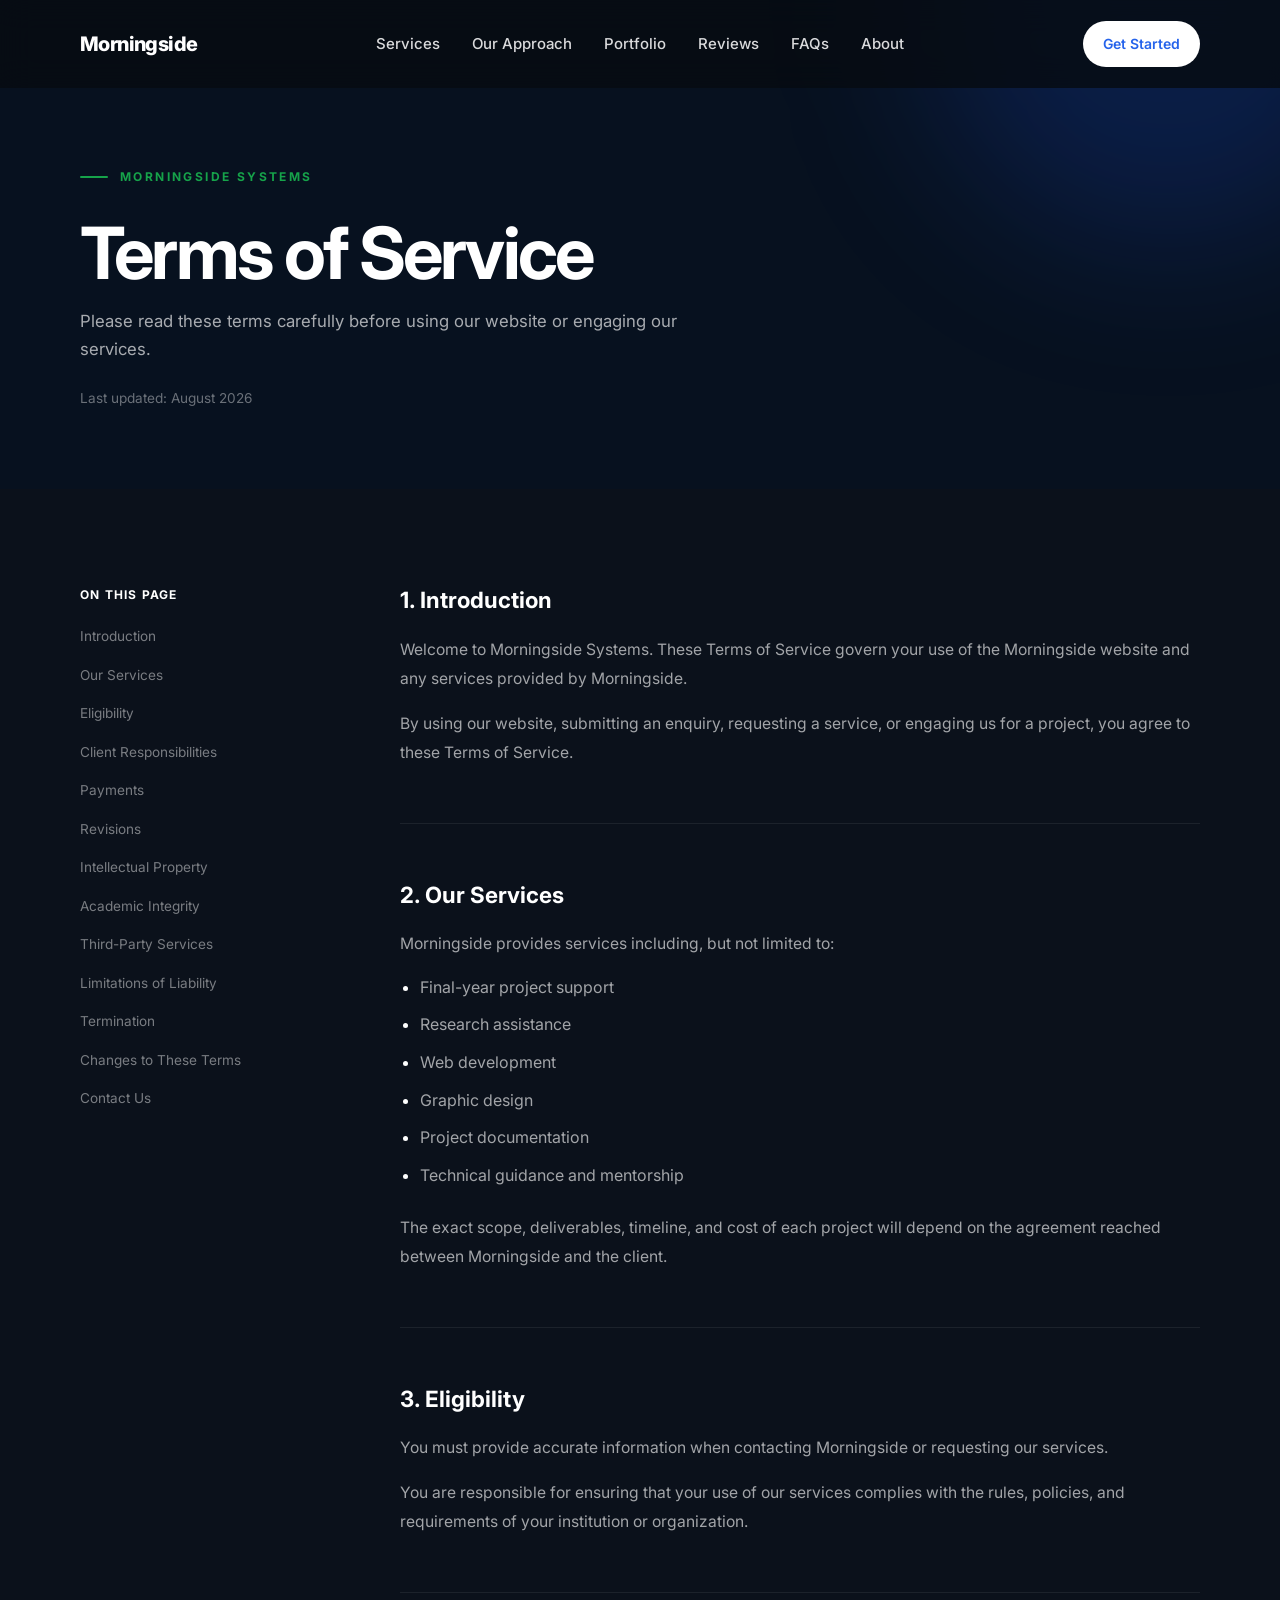
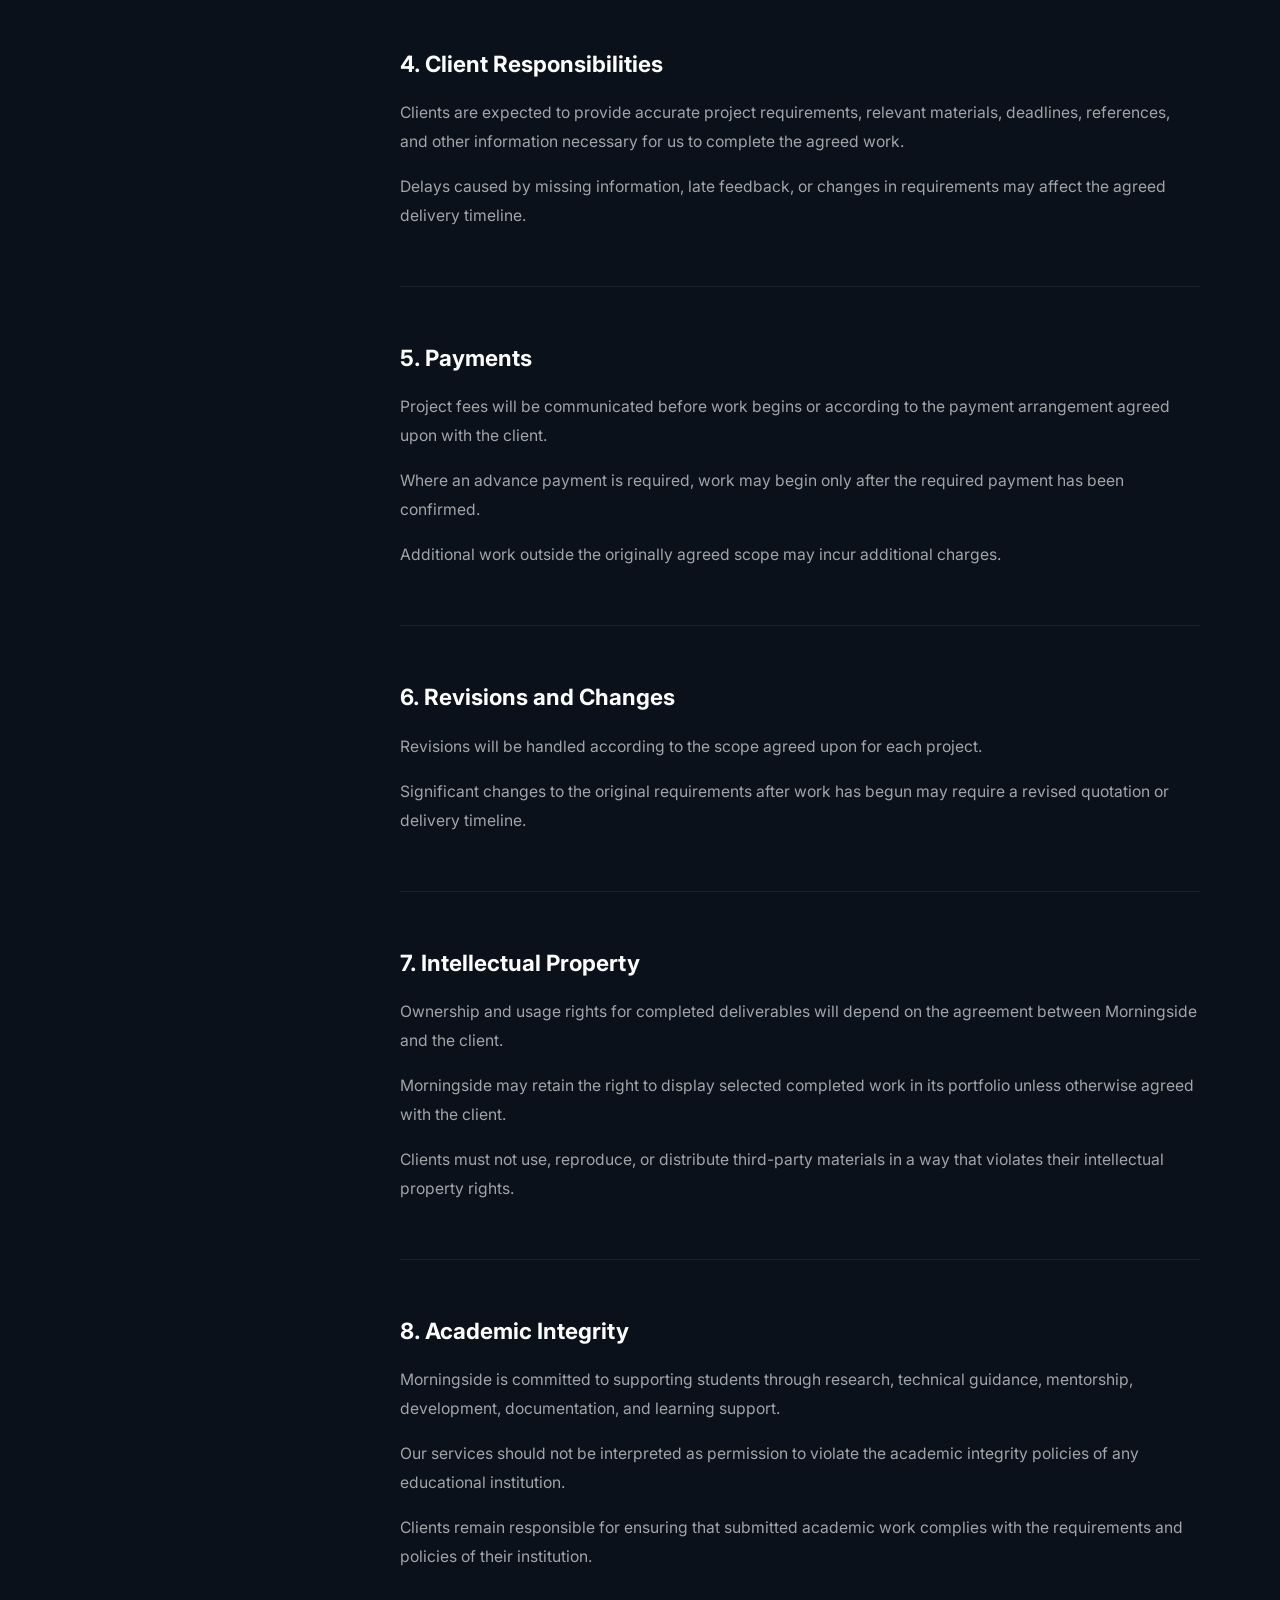
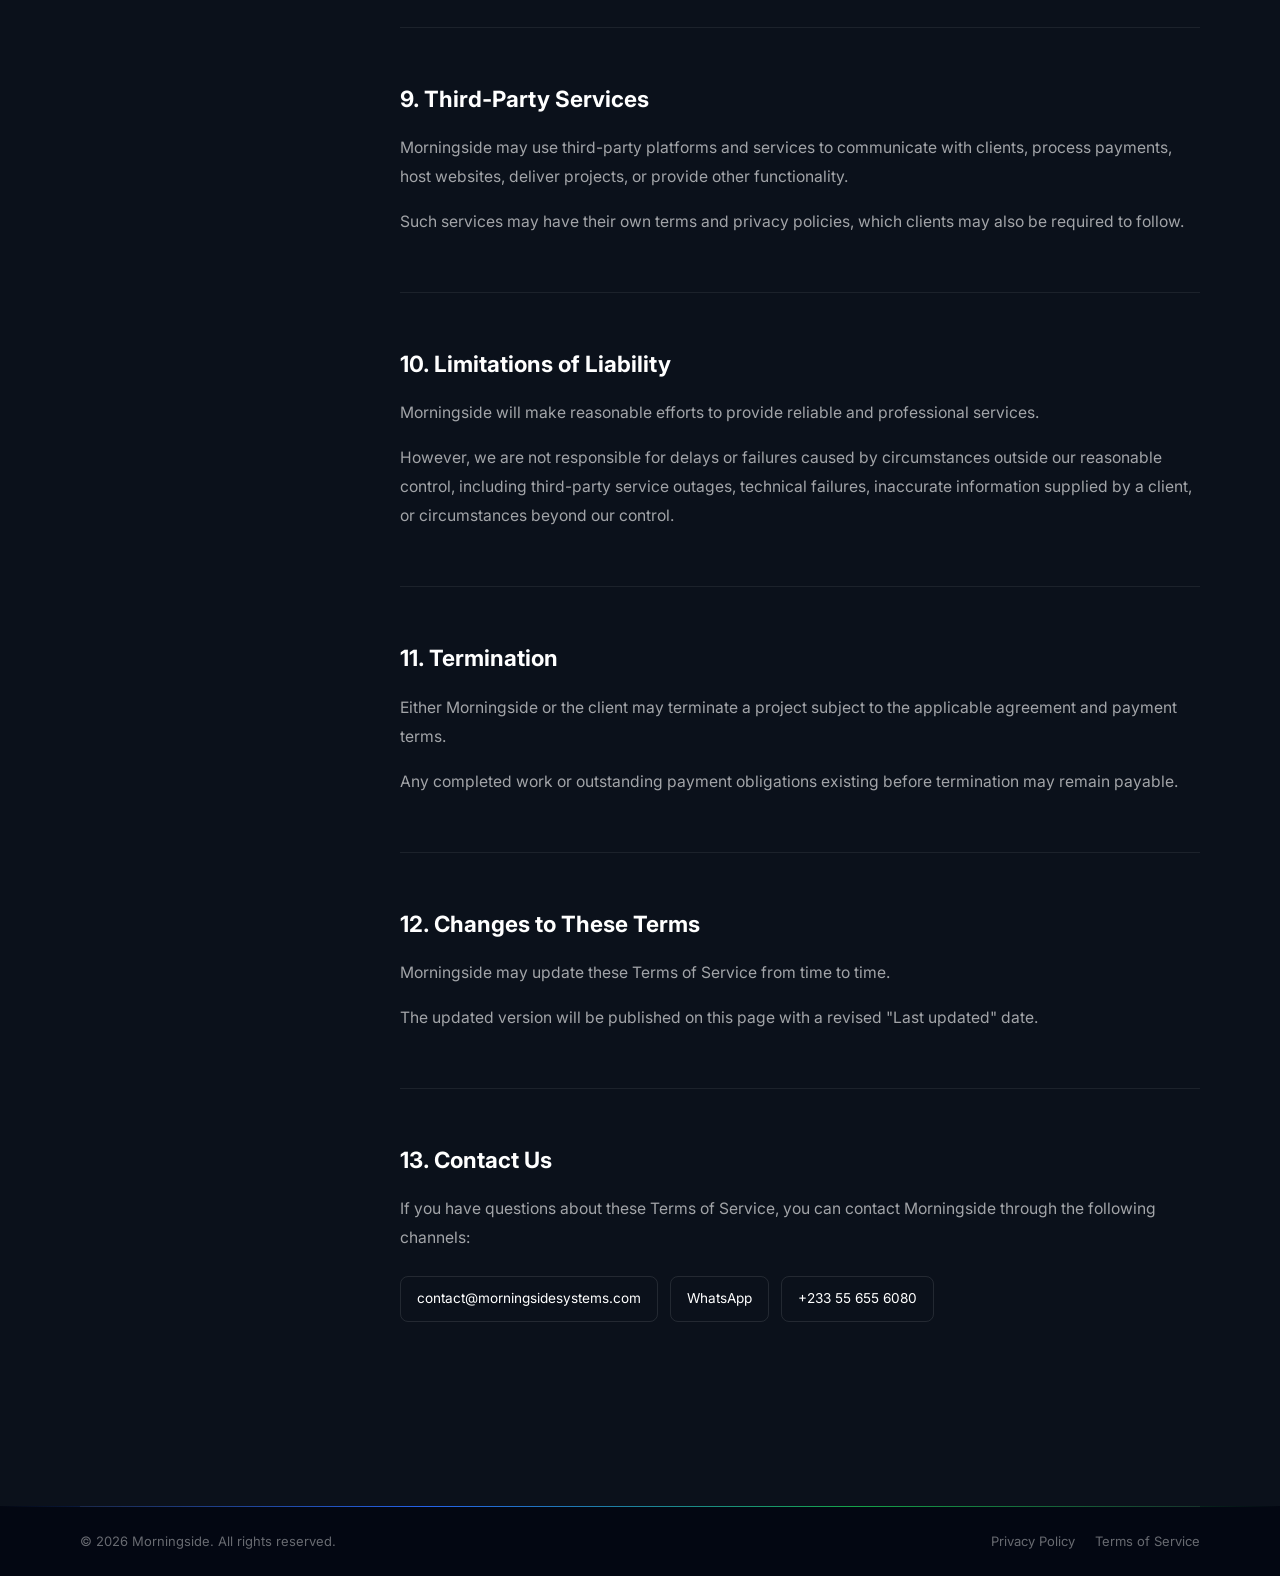
<file: terms.html>
<!DOCTYPE html>
<html lang="en">

<head>

    <meta charset="UTF-8">

    <meta
        name="viewport"
        content="width=device-width, initial-scale=1.0"
    >

    <title>
        Terms of Service | Morningside Systems
    </title>

    <meta
        name="description"
        content="Terms of Service for Morningside."
    >

    <link rel="preconnect" href="https://fonts.googleapis.com">

    <link rel="preconnect" href="https://fonts.gstatic.com" crossorigin>

    <link
        href="https://fonts.googleapis.com/css2?family=Inter:wght@400;500;600;700;800&display=swap"
        rel="stylesheet"
    >

    <link
        rel="stylesheet"
        href="assets/css/style.css"
    >

    <link
        rel="stylesheet"
        href="assets/css/legal.css"
    >

</head>


<body>


<!-- =========================================
     NAVIGATION
========================================= -->

<header class="site-header legal-header">

    <div class="site-container">

        <nav class="navbar">

            <a
                href="index.html"
                class="brand"
            >
                Morningside
            </a>


            <div class="desktop-nav">

                <a href="index.html#services">
                    Services
                </a>

                <a href="index.html#approach">
                    Our Approach
                </a>

                <a href="index.html#portfolio">
                    Portfolio
                </a>

                <a href="index.html#reviews">
                    Reviews
                </a>

                <a href="index.html#faqs">
                    FAQs
                </a>

                <a href="index.html#about">
                    About
                </a>

            </div>


            <a
                href="index.html#contact"
                class="nav-cta"
            >
                Get Started
            </a>

        </nav>

    </div>

</header>



<!-- =========================================
     TERMS HERO
========================================= -->

<main>

    <section class="legal-hero">

        <div class="legal-hero-glow"></div>

        <div class="site-container">

            <div class="legal-hero-content">

                <p class="section-eyebrow">
                    Morningside Systems
                </p>

                <h1>
                    Terms of Service
                </h1>

                <p>
                    Please read these terms carefully before
                    using our website or engaging our services.
                </p>

                <span class="legal-updated">
                    Last updated: August 2026
                </span>

            </div>

        </div>

    </section>



    <!-- =========================================
         TERMS CONTENT
    ========================================= -->

    <section class="legal-section">

        <div class="site-container">

            <div class="legal-layout">


                <!-- TABLE OF CONTENTS -->

                <aside class="legal-sidebar">

                    <p class="legal-sidebar-title">
                        On this page
                    </p>

                    <a href="#introduction">
                        Introduction
                    </a>

                    <a href="#services">
                        Our Services
                    </a>

                    <a href="#eligibility">
                        Eligibility
                    </a>

                    <a href="#client-responsibilities">
                        Client Responsibilities
                    </a>

                    <a href="#payments">
                        Payments
                    </a>

                    <a href="#revisions">
                        Revisions
                    </a>

                    <a href="#intellectual-property">
                        Intellectual Property
                    </a>

                    <a href="#academic-integrity">
                        Academic Integrity
                    </a>

                    <a href="#third-party">
                        Third-Party Services
                    </a>

                    <a href="#limitations">
                        Limitations of Liability
                    </a>

                    <a href="#termination">
                        Termination
                    </a>

                    <a href="#changes">
                        Changes to These Terms
                    </a>

                    <a href="#contact">
                        Contact Us
                    </a>

                </aside>



                <!-- CONTENT -->

                <article class="legal-content">


                    <section id="introduction">

                        <h2>
                            1. Introduction
                        </h2>

                        <p>
                            Welcome to Morningside Systems. These Terms
                            of Service govern your use of the
                            Morningside website and any services
                            provided by Morningside.
                        </p>

                        <p>
                            By using our website, submitting an
                            enquiry, requesting a service, or
                            engaging us for a project, you agree
                            to these Terms of Service.
                        </p>

                    </section>



                    <section id="services">

                        <h2>
                            2. Our Services
                        </h2>

                        <p>
                            Morningside provides services
                            including, but not limited to:
                        </p>

                        <ul>

                            <li>
                                Final-year project support
                            </li>

                            <li>
                                Research assistance
                            </li>

                            <li>
                                Web development
                            </li>

                            <li>
                                Graphic design
                            </li>

                            <li>
                                Project documentation
                            </li>

                            <li>
                                Technical guidance and mentorship
                            </li>

                        </ul>

                        <p>
                            The exact scope, deliverables, timeline,
                            and cost of each project will depend on
                            the agreement reached between Morningside
                            and the client.
                        </p>

                    </section>



                    <section id="eligibility">

                        <h2>
                            3. Eligibility
                        </h2>

                        <p>
                            You must provide accurate information
                            when contacting Morningside or
                            requesting our services.
                        </p>

                        <p>
                            You are responsible for ensuring that
                            your use of our services complies with
                            the rules, policies, and requirements
                            of your institution or organization.
                        </p>

                    </section>



                    <section id="client-responsibilities">

                        <h2>
                            4. Client Responsibilities
                        </h2>

                        <p>
                            Clients are expected to provide accurate
                            project requirements, relevant materials,
                            deadlines, references, and other information
                            necessary for us to complete the agreed work.
                        </p>

                        <p>
                            Delays caused by missing information,
                            late feedback, or changes in requirements
                            may affect the agreed delivery timeline.
                        </p>

                    </section>



                    <section id="payments">

                        <h2>
                            5. Payments
                        </h2>

                        <p>
                            Project fees will be communicated before
                            work begins or according to the payment
                            arrangement agreed upon with the client.
                        </p>

                        <p>
                            Where an advance payment is required,
                            work may begin only after the required
                            payment has been confirmed.
                        </p>

                        <p>
                            Additional work outside the originally
                            agreed scope may incur additional charges.
                        </p>

                    </section>



                    <section id="revisions">

                        <h2>
                            6. Revisions and Changes
                        </h2>

                        <p>
                            Revisions will be handled according to
                            the scope agreed upon for each project.
                        </p>

                        <p>
                            Significant changes to the original
                            requirements after work has begun may
                            require a revised quotation or delivery
                            timeline.
                        </p>

                    </section>



                    <section id="intellectual-property">

                        <h2>
                            7. Intellectual Property
                        </h2>

                        <p>
                            Ownership and usage rights for completed
                            deliverables will depend on the agreement
                            between Morningside and the client.
                        </p>

                        <p>
                            Morningside may retain the right to
                            display selected completed work in its
                            portfolio unless otherwise agreed with
                            the client.
                        </p>

                        <p>
                            Clients must not use, reproduce, or
                            distribute third-party materials in a way
                            that violates their intellectual property
                            rights.
                        </p>

                    </section>



                    <section id="academic-integrity">

                        <h2>
                            8. Academic Integrity
                        </h2>

                        <p>
                            Morningside is committed to supporting
                            students through research, technical
                            guidance, mentorship, development,
                            documentation, and learning support.
                        </p>

                        <p>
                            Our services should not be interpreted
                            as permission to violate the academic
                            integrity policies of any educational
                            institution.
                        </p>

                        <p>
                            Clients remain responsible for ensuring
                            that submitted academic work complies
                            with the requirements and policies of
                            their institution.
                        </p>

                    </section>



                    <section id="third-party">

                        <h2>
                            9. Third-Party Services
                        </h2>

                        <p>
                            Morningside may use third-party
                            platforms and services to communicate
                            with clients, process payments, host
                            websites, deliver projects, or provide
                            other functionality.
                        </p>

                        <p>
                            Such services may have their own terms
                            and privacy policies, which clients may
                            also be required to follow.
                        </p>

                    </section>



                    <section id="limitations">

                        <h2>
                            10. Limitations of Liability
                        </h2>

                        <p>
                            Morningside will make reasonable efforts
                            to provide reliable and professional
                            services.
                        </p>

                        <p>
                            However, we are not responsible for
                            delays or failures caused by circumstances
                            outside our reasonable control, including
                            third-party service outages, technical
                            failures, inaccurate information supplied
                            by a client, or circumstances beyond our
                            control.
                        </p>

                    </section>



                    <section id="termination">

                        <h2>
                            11. Termination
                        </h2>

                        <p>
                            Either Morningside or the client may
                            terminate a project subject to the
                            applicable agreement and payment terms.
                        </p>

                        <p>
                            Any completed work or outstanding payment
                            obligations existing before termination
                            may remain payable.
                        </p>

                    </section>



                    <section id="changes">

                        <h2>
                            12. Changes to These Terms
                        </h2>

                        <p>
                            Morningside may update these Terms of
                            Service from time to time.
                        </p>

                        <p>
                            The updated version will be published
                            on this page with a revised "Last updated"
                            date.
                        </p>

                    </section>



                    <section id="contact">

                        <h2>
                            13. Contact Us
                        </h2>

                        <p>
                            If you have questions about these Terms
                            of Service, you can contact Morningside
                            through the following channels:
                        </p>

                        <div class="legal-contact">

                            <a href="mailto:contact@morningsidesystems.com">
                                contact@morningsidesystems.com
                            </a>

                            <a
                                href="https://wa.me/233556556080"
                                target="_blank"
                                rel="noopener noreferrer"
                            >
                                WhatsApp
                            </a>

                            <a href="tel:+233556556080">
                                +233 55 655 6080
                            </a>

                        </div>

                    </section>


                </article>

            </div>

        </div>

    </section>

</main>



<!-- =========================================
     FOOTER
========================================= -->

<footer class="site-footer">

    <div class="site-container">

        <div class="footer-bottom">

            <p>
                © 2026 Morningside.
                All rights reserved.
            </p>

            <div class="footer-bottom-links">

                <a href="privacy.html">
                    Privacy Policy
                </a>

                <a href="terms.html">
                    Terms of Service
                </a>

            </div>

        </div>

    </div>

</footer>


</body>

</html>
</file>
<file: assets/css/style.css>
:root {
    /* ProjectBridge Brand Colors */
    --color-green: #16a34a;
    --color-royal-blue: #2563eb;

    /* Hero Colors */
    --hero-background: #030712;
    --hero-blue-dark: #123b9c;
    --hero-blue-light: #3b82f6;

    /* Neutral Colors */
    --color-white: #ffffff;
    --color-black: #0f172a;
    --color-gray: #64748b;

    /* Layout */
    --container-width: 75rem;
    --container-padding: 1.25rem;

    /* Spacing */
    --section-spacing: 7rem;

    /* Effects */
    --border-radius: 0.75rem;
    --transition: 300ms ease;
}
/* =========================================
   PROMOTION TOAST / POPUP
========================================= */

.promo-toast {
    position: fixed;
    right: 1.5rem;
    bottom: 1.5rem;

    width: min(25rem, calc(100% - 2rem));

    display: flex;
    align-items: center;
    gap: 1rem;

    padding: 1rem;

    background: rgba(10, 15, 30, 0.97);
    border: 1px solid rgba(255, 255, 255, 0.12);
    border-radius: 1rem;

    box-shadow: 0 1.5rem 4rem rgba(0, 0, 0, 0.4);

    backdrop-filter: blur(1rem);
    -webkit-backdrop-filter: blur(1rem);

    z-index: 99999;

    opacity: 0;
    visibility: hidden;

    transform: translateY(2rem) scale(0.96);

    transition:
        opacity 0.4s ease,
        transform 0.4s ease,
        visibility 0.4s ease;
}


/* Show */

.promo-toast.show {
    opacity: 1;
    visibility: visible;
    transform: translateY(0) scale(1);
}


/* =========================================
   CLOSE BUTTON
========================================= */

.promo-close {
    position: absolute;
    top: 0.75rem;
    right: 0.75rem;

    width: 2.25rem;
    height: 2.25rem;

    display: flex;
    align-items: center;
    justify-content: center;

    padding: 0;
    margin: 0;

    border: 1px solid rgba(255, 255, 255, 0.2);
    border-radius: 50%;

    background: rgba(0, 0, 0, 0.75);
    color: #ffffff;

    font-family: Arial, sans-serif;
    font-size: 1.4rem;
    font-weight: 400;

    line-height: 1;

    cursor: pointer;

    z-index: 100000;

    opacity: 1;
    visibility: visible;

    transition:
        background 0.2s ease,
        transform 0.2s ease;
}

.promo-close:hover {
    background: rgba(0, 0, 0, 0.95);
    transform: scale(1.05);
}


/* =========================================
   IMAGE
========================================= */

.promo-image {
    flex: 0 0 5.5rem;

    width: 5.5rem;
    height: 6.5rem;

    overflow: hidden;

    border-radius: 0.75rem;
}

.promo-image img {
    width: 100%;
    height: 100%;

    object-fit: cover;

    display: block;
}


/* =========================================
   CONTENT
========================================= */

.promo-content {
    flex: 1;
    min-width: 0;

    padding-right: 0.25rem;
}

.promo-limited {
    display: inline-block;

    margin-bottom: 0.4rem;

    font-size: 0.65rem;
    font-weight: 700;

    letter-spacing: 0.08em;

    color: #4ade80;
}

.promo-content h3 {
    margin: 0 0 0.5rem;

    color: white;

    font-size: 1.05rem;
    font-weight: 700;

    line-height: 1.3;
}

.promo-content p {
    margin: 0 0 0.85rem;

    color: rgba(255, 255, 255, 0.68);

    font-size: 0.75rem;
    line-height: 1.55;
}


/* =========================================
   COUNTDOWN
========================================= */

.promo-countdown {
    display: flex;
    gap: 0.4rem;

    margin-bottom: 0.8rem;
}

.promo-countdown div {
    flex: 1;

    padding: 0.35rem 0.25rem;

    text-align: center;

    background: rgba(255, 255, 255, 0.07);

    border-radius: 0.4rem;
}

.promo-countdown strong {
    display: block;

    color: white;

    font-size: 0.8rem;
    font-weight: 700;
}

.promo-countdown span {
    display: block;

    margin-top: 0.1rem;

    color: rgba(255, 255, 255, 0.5);

    font-size: 0.5rem;

    text-transform: uppercase;
}


/* =========================================
   BUTTON
========================================= */

.promo-button {
    display: flex;
    align-items: center;
    justify-content: center;

    width: 100%;

    padding: 0.7rem 1rem;

    border-radius: 0.5rem;

    background: #2563eb;
    color: white;

    font-size: 0.75rem;
    font-weight: 700;

    text-decoration: none;

    transition:
        background 0.2s ease,
        transform 0.2s ease;
}

.promo-button:hover {
    background: #1d4ed8;
    transform: translateY(-0.1rem);
}


/* =========================================
   SMALL SCREENS
   CENTERED LARGE PROMOTION
========================================= */

@media (max-width: 600px) {

    .promo-toast {

        /* Center the popup */
        top: 50%;
        left: 50%;
        right: auto;
        bottom: auto;

        transform: translate(-50%, -45%) scale(0.96);

        width: calc(100% - 2rem);

        max-width: 25rem;

        display: block;

        padding: 1.25rem;

        border-radius: 1.25rem;

        box-shadow:
            0 2rem 5rem rgba(0, 0, 0, 0.5);
        
         position: fixed;
         isolation: isolate;
        overflow: visible;
    }


    .promo-toast.show {
        transform: translate(-50%, -50%) scale(1);
    }


    /* Larger product image */

    .promo-image {

        width: 100%;
        height: 11rem;

        margin-bottom: 1.1rem;

        border-radius: 0.9rem;
    }


    .promo-image img {
        object-fit: cover;
    }


    /* Content */

    .promo-content {
        padding: 0;
    }


    .promo-limited {

        margin-bottom: 0.5rem;

        font-size: 0.7rem;
    }


    .promo-content h3 {

        margin-bottom: 0.65rem;

        font-size: 1.35rem;

        line-height: 1.3;
    }


    /*
    3–5 LINE DESCRIPTION
    */

    .promo-content p {

        margin-bottom: 1.1rem;

        font-size: 0.85rem;

        line-height: 1.65;

        color: rgba(255, 255, 255, 0.7);
    }


    /* Countdown */

    .promo-countdown {

        gap: 0.5rem;

        margin-bottom: 1rem;
    }


    .promo-countdown div {

        padding: 0.55rem 0.3rem;

        border-radius: 0.5rem;
    }


    .promo-countdown strong {

        font-size: 1rem;
    }


    .promo-countdown span {

        font-size: 0.55rem;
    }


    /* Button */

    .promo-button {

        padding: 0.85rem 1rem;

        font-size: 0.85rem;

        border-radius: 0.6rem;
    }


    /* Close button */

    .promo-close {

        top: 0.8rem;
        right: 0.8rem;

        width: 2.25rem;
        height: 2.25rem;

        background: rgba(0, 0, 0, 0.55);

        z-index: 2;
    }
}


/* =========================================
   VERY SMALL PHONES
========================================= */

@media (max-width: 380px) {

    .promo-toast {

        width: calc(100% - 1.5rem);

        padding: 1rem;
    }


    .promo-image {

        height: 9rem;
    }


    .promo-content h3 {

        font-size: 1.15rem;
    }


    .promo-content p {

        font-size: 0.78rem;
    }
}






















/* ------------------------------
   Base
------------------------------ */

* {
    box-sizing: border-box;
    margin: 0;
    padding: 0;
}

html {
    scroll-behavior: smooth;
}

body {
    font-family: "Inter", sans-serif;
    color: var(--color-black);
    background: var(--color-white);
    line-height: 1.6;
}

a {
    color: inherit;
    text-decoration: none;
}


/* ------------------------------
   Container
------------------------------ */

.site-container {
    width: 100%;
    max-width: var(--container-width);
    margin-inline: auto;
    padding-inline: var(--container-padding);
}


/* ------------------------------
   Navigation
------------------------------ */

.site-header {
    position: absolute;
    top: 0;
    left: 0;
    width: 100%;
    z-index: 20;
}

.navbar {
    min-height: 5rem;
    display: flex;
    align-items: center;
    justify-content: space-between;
    gap: 2rem;
}

.brand {
    color: var(--color-white);
    font-size: 1.25rem;
    font-weight: 800;
    letter-spacing: -0.03em;
    z-index: 1000;
    
    display: flex;
    align-items: center;

    text-decoration: none;
}

.brand img {
    display: block;

    width: auto;
    height: 2.5rem;

    object-fit: contain;
}


.desktop-nav {
    display: none;
    align-items: center;
    gap: 2rem;
}

.desktop-nav a {
    color: rgba(255, 255, 255, 0.85);
    font-size: 0.9375rem;
    font-weight: 500;
    transition: color var(--transition);
}

.desktop-nav a:hover {
    color: var(--color-white);
}

.nav-cta {
    display: inline-flex;
    align-items: center;
    justify-content: center;

    padding: 0.75rem 1.25rem;

    border-radius: 999rem;

    background: var(--color-white);
    color: var(--color-royal-blue);

    font-size: 0.875rem;
    font-weight: 600;

    transition:
        transform var(--transition),
        box-shadow var(--transition);
}

.nav-cta:hover {
    transform: translateY(-0.125rem);
    box-shadow: 0 0.75rem 2rem rgba(0, 0, 0, 0.12);
}


/* =========================================
   STICKY NAVIGATION
========================================= */

.site-header {
    position: fixed;
    top: 0;
    left: 0;

    width: 100%;

    z-index: 1000;

    transition:
        background 0.3s ease,
        backdrop-filter 0.3s ease,
        box-shadow 0.3s ease;
}


/* Activated when scrolling */

.site-header.scrolled {
    background: rgba(8, 12, 20, 0.82);

    backdrop-filter: blur(16px);
    -webkit-backdrop-filter: blur(16px);

    box-shadow:
        0 8px 30px rgba(0, 0, 0, 0.18);
}


/* =========================================
   MOBILE MENU BUTTON
=======/* =========================================
   MOBILE MENU BUTTON
========================================= */

.mobile-menu-toggle {
    display: none;

    position: fixed;
    top: 1.25rem;
    right: 1.25rem;

    width: 2.75rem;
    height: 2.75rem;

    padding: 0;

    border: none;
    background: transparent;

    cursor: pointer;

    z-index: 1200;
}


.mobile-menu-toggle span {
    position: absolute;

    left: 50%;

    width: 1.45rem;
    height: 2px;

    background: #ffffff;

    transform: translateX(-50%);

    transition:
        transform 0.3s ease,
        opacity 0.3s ease;
}


.mobile-menu-toggle span:nth-child(1) {
    top: 0.8rem;
}


.mobile-menu-toggle span:nth-child(2) {
    top: 1.35rem;
}


.mobile-menu-toggle span:nth-child(3) {
    top: 1.9rem;
}


/* =========================================
   HAMBURGER → CLOSE X
========================================= */

.mobile-menu-toggle.active span:nth-child(1) {
    top: 1.35rem;

    transform:
        translateX(-50%)
        rotate(45deg);
}


.mobile-menu-toggle.active span:nth-child(2) {
    opacity: 0;
}


.mobile-menu-toggle.active span:nth-child(3) {
    top: 1.35rem;

    transform:
        translateX(-50%)
        rotate(-45deg);
}


/* =========================================
   FULLSCREEN MOBILE MENU
========================================= */

.mobile-menu {
    position: fixed;

    inset: 0;

    z-index: 1100;

    background: rgba(7, 11, 18, 0.98);

    opacity: 0;
    visibility: hidden;

    pointer-events: none;

    transform: translateY(-1rem);

    transition:
        opacity 0.35s ease,
        transform 0.35s ease,
        visibility 0.35s ease;
}


.mobile-menu.active {
    opacity: 1;
    visibility: visible;

    pointer-events: auto;

    transform: translateY(0);
}


/* =========================================
   MOBILE BREAKPOINT
========================================= */

@media (max-width: 768px) {

    .desktop-nav,
    .nav-cta {
        display: none;
    }

    .mobile-menu-toggle {
        display: block;
    }

}

.mobile-menu-inner {
    width: 100%;
    height: 100%;

    display: flex;
    align-items: center;
    justify-content: center;

    padding: 6rem 2rem 2rem;
}


.mobile-nav {
    width: 100%;

    display: flex;
    flex-direction: column;

    align-items: center;

    gap: 0.5rem;
}


.mobile-nav a {
    width: 100%;

    padding: 0.9rem 1rem;

    text-align: center;

    color: white;

    text-decoration: none;

    font-size: 1.25rem;
    font-weight: 600;

    border-radius: 0.75rem;

    transition:
        background 0.25s ease,
        color 0.25s ease;
}


.mobile-nav a:hover {
    background: rgba(255, 255, 255, 0.06);
}


.mobile-menu-cta {
    margin-top: 1rem;

    background: #ffffff;

    color: #07111f !important;
}







/* =========================================
   HERO
========================================= */

.hero {
    position: relative;
    min-height: 100vh;
    min-height: 100svh;

    display: flex;
    align-items: center;

    overflow: hidden;

    background: #030712;
}


/* =========================================
   ANIMATED BLUE LIQUID BACKGROUND
========================================= */

.hero-gradient {
    position: absolute;
    inset: -30%;

    background:
        radial-gradient(
            ellipse 42rem 34rem at 20% 30%,
            var(--hero-blue-dark),
            transparent 70%
        ),
        radial-gradient(
            ellipse 38rem 30rem at 78% 20%,
            var(--hero-blue-light),
            transparent 70%
        ),
        radial-gradient(
            ellipse 44rem 32rem at 60% 80%,
            var(--hero-blue-dark),
            transparent 70%
        );

    filter: blur(5rem);

    opacity: 0.7;

    animation: liquidMovement 18s ease-in-out infinite alternate;
}


/* Secondary liquid movement */

.hero-gradient::before {
    content: "";

    position: absolute;
    inset: 0;

    background:
        radial-gradient(
            ellipse 34rem 26rem at 35% 70%,
            var(--hero-blue-light),
            transparent 70%
        ),
        radial-gradient(
            ellipse 36rem 28rem at 85% 65%,
            var(--hero-blue-dark),
            transparent 70%
        );

    filter: blur(4rem);

    opacity: 0.45;

    animation: liquidSecondary 22s ease-in-out infinite alternate;
}


/* Dark overlay for readability */

.hero-gradient::after {
    content: "";

    position: absolute;
    inset: 0;

    background:
        radial-gradient(
            circle at center,
            transparent 15%,
            rgba(3, 7, 18, 0.55) 100%
        );
}


/* =========================================
   SUBTLE HERO GRID
========================================= */

.hero-grid {
    position: absolute;
    inset: 0;

    background-image:
        linear-gradient(
            rgba(255, 255, 255, 0.025) 0.0625rem,
            transparent 0.0625rem
        ),
        linear-gradient(
            90deg,
            rgba(255, 255, 255, 0.025) 0.0625rem,
            transparent 0.0625rem
        );

    background-size: 4rem 4rem;

    mask-image: linear-gradient(
        to bottom,
        black,
        transparent 90%
    );
}


/* =========================================
   HERO CONTAINER
========================================= */

.hero-container {
    position: relative;
    z-index: 2;

    display: flex;
    justify-content: center;
    align-items: center;

    padding-top: 8rem;
    padding-bottom: 6rem;
}


/* =========================================
   HERO CONTENT
========================================= */

.hero-content {
    width: 100%;
    max-width: 62rem;

    margin-inline: auto;

    text-align: center;
}


/* =========================================
   HERO SCHOOL LOGOS
========================================= */

.school-logos {
    display: flex;
    align-items: center;
    justify-content: center;
    gap: 1rem;

    width: 100%;
    margin-bottom: 1.75rem;
}


.school-logo {
    width: 3rem;
    height: 3rem;

    display: flex;
    align-items: center;
    justify-content: center;

    background: transparent;
    border: none;
    padding: 0;

    animation: schoolLogoBounce 3.5s ease-in-out infinite;
}


/* Individual animation delays */

.school-logo:nth-child(1) {
    animation-delay: 0s;
}

.school-logo:nth-child(2) {
    animation-delay: 0.25s;
}

.school-logo:nth-child(3) {
    animation-delay: 0.5s;
}

.school-logo:nth-child(4) {
    animation-delay: 0.75s;
}

.school-logo:nth-child(5) {
    animation-delay: 1s;
}


.school-logo img {
    width: 100%;
    height: 100%;

    object-fit: contain;

    /* filter: grayscale(100%); */
    opacity: 0.7;

    transition:
        filter 0.3s ease,
        opacity 0.3s ease,
        transform 0.3s ease;
}


/* =========================================
   HOVER
========================================= */

.school-logo:hover img {
    filter: grayscale(0%);
    opacity: 1;

    transform: scale(1.08);
}


/* =========================================
   BOUNCE ANIMATION
========================================= */

@keyframes schoolLogoBounce {

    0%,
    100% {
        transform: translateY(0);
    }

    50% {
        transform: translateY(-7px);
    }
}


/* =========================================
   MOBILE
========================================= */

@media (max-width: 640px) {

    .school-logos {
        gap: 0.65rem;
        margin-bottom: 1.5rem;
    }

    .school-logo {
        width: 2.5rem;
        height: 2.5rem;
    }

}

/* =========================================
   HERO TITLE
========================================= */

.hero-title {
    max-width: 58rem;

    margin-inline: auto;

    color: #ffffff;

    font-size: clamp(
        2rem,
        6vw,
        4.5rem
    );

    font-weight: 800;

    line-height: 0.95;

    letter-spacing: -0.065em;
}


/* Green highlighted line */

.hero-title span {
    display: block;

    margin-top: 0.375rem;

    color: var(--color-green);
}


/* =========================================
   HERO DESCRIPTION
========================================= */

.hero-description {
    max-width: 42rem;

    margin: 2rem auto 0;

    color: rgba(255, 255, 255, 0.75);

    font-size: clamp(
        1rem,
        2vw,
        1.1875rem
    );

    font-weight: 400;

    line-height: 1.7;
}


/* =========================================
   HERO BUTTONS
========================================= */

.hero-actions {
    display: flex;

    flex-direction: column;

    align-items: center;

    gap: 0.875rem;

    margin-top: 2.75rem;
}


.button {
    width: 100%;
    min-height: 3.5rem;

    display: inline-flex;
    align-items: center;
    justify-content: center;

    padding-inline: 1.75rem;

    border-radius: 999rem;

    font-size: 0.9375rem;
    font-weight: 600;

    transition:
        transform 300ms ease,
        background-color 300ms ease,
        border-color 300ms ease,
        box-shadow 300ms ease;
}


.button:hover {
    transform: translateY(-0.125rem);
}


/* =========================================
   PRIMARY BUTTON
========================================= */

.button-primary {
    background: var(--color-green);

    color: #ffffff;
}


.button-primary:hover {
    background: #15803d;

    box-shadow:
        0 1rem 2.5rem rgba(22, 163, 74, 0.25);
}


/* =========================================
   SECONDARY BUTTON
========================================= */

.button-secondary {
    border: 0.0625rem solid rgba(255, 255, 255, 0.3);

    background: rgba(255, 255, 255, 0.06);

    color: #ffffff;

    backdrop-filter: blur(0.75rem);
}


.button-secondary:hover {
    border-color: rgba(255, 255, 255, 0.5);

    background: rgba(255, 255, 255, 0.1);
}


/* =========================================
   LIQUID ANIMATIONS
========================================= */

@keyframes liquidMovement {

    0% {
        transform:
            translate3d(-5%, -3%, 0)
            scale(1);
    }

    30% {
        transform:
            translate3d(4%, 2%, 0)
            scale(1.08);
    }

    65% {
        transform:
            translate3d(-2%, 6%, 0)
            scale(1.04);
    }

    100% {
        transform:
            translate3d(5%, -1%, 0)
            scale(1.1);
    }
}


@keyframes liquidSecondary {

    0% {
        transform:
            translate3d(4%, 3%, 0)
            scale(1);
    }

    50% {
        transform:
            translate3d(-5%, -2%, 0)
            scale(1.12);
    }

    100% {
        transform:
            translate3d(3%, 5%, 0)
            scale(1.05);
    }
}


/* =========================================
   RESPONSIVE
========================================= */

@media (min-width: 48rem) {

    .hero-actions {
        flex-direction: row;

        justify-content: center;
    }

    .button {
        width: auto;
    }
}


@media (min-width: 64rem) {

    .hero-container {
        padding-top: 8rem;
        padding-bottom: 6rem;
    }

}
.button {
    width: 100%;
    min-height: 3.5rem;

    display: inline-flex;
    align-items: center;
    justify-content: center;

    padding-inline: 1.75rem;

    border-radius: 999rem;

    font-size: 0.9375rem;
    font-weight: 600;

    transition:
        transform var(--transition),
        background-color var(--transition),
        border-color var(--transition),
        box-shadow var(--transition);
}

.button:hover {
    transform: translateY(-0.125rem);
}

.button-primary {
    background: var(--color-white);
    color: var(--color-royal-blue);
}

.button-primary:hover {
    box-shadow: 0 1rem 2.5rem rgba(0, 0, 0, 0.15);
}

.button-secondary {
    border: 0.0625rem solid rgba(255, 255, 255, 0.35);

    background: rgba(255, 255, 255, 0.08);

    color: var(--color-white);

    backdrop-filter: blur(0.75rem);
}

.button-secondary:hover {
    background: rgba(255, 255, 255, 0.14);
}


/* ------------------------------
   Placeholder Sections
------------------------------ */

.section {
    min-height: 30rem;

    padding-block: var(--section-spacing);
}

.section h2 {
    font-size: clamp(2rem, 5vw, 3.5rem);
    font-weight: 700;
    letter-spacing: -0.04em;
}


/* ------------------------------
   Animation
------------------------------ */

@keyframes gradientMovement {

    0% {
        transform: translate3d(-3%, -2%, 0) scale(1);
    }

    50% {
        transform: translate3d(4%, 3%, 0) scale(1.08);
    }

    100% {
        transform: translate3d(-2%, 5%, 0) scale(1.02);
    }
}


/* ------------------------------
   Responsive
------------------------------ */

@media (min-width: 48rem) {

    :root {
        --container-padding: 2rem;
    }

    .desktop-nav {
        display: flex;
    }

    .hero-actions {
        flex-direction: row;
        justify-content: center;
    }

    .button {
        width: auto;
    }
}


@media (min-width: 64rem) {

    :root {
        --container-padding: 2.5rem;
    }

    .navbar {
        min-height: 5.5rem;
    }

    .hero-container {
        padding-top: 8rem;
        padding-bottom: 6rem;
    }
}

/* =========================================
   CONTACT / LET'S WORK TOGETHER
========================================= */

.contact-section {
    background: #ffffff;
}


/* =========================================
   CONTACT HEADER
========================================= */

.contact-header {
    width: 100%;
    max-width: 44rem;

    margin-bottom: 4rem;
}


.section-eyebrow {
    display: inline-flex;
    align-items: center;
    gap: 0.75rem;

    margin-bottom: 1.25rem;

    color: var(--color-green);

    font-size: 0.75rem;
    font-weight: 700;

    line-height: 1;

    letter-spacing: 0.2em;

    text-transform: uppercase;
}


.section-eyebrow::before {
    content: "";

    width: 1.75rem;
    height: 0.125rem;

    flex-shrink: 0;

    background: var(--color-green);

    border-radius: 999rem;
}


.contact-title {
    margin: 0;

    color: var(--color-black);

    font-size: clamp(
        2.75rem,
        6vw,
        5rem
    );

    font-weight: 800;

    line-height: 0.95;

    letter-spacing: -0.06em;
}


.contact-description {
    max-width: 36rem;

    margin-top: 1.5rem;

    color: var(--color-gray);

    font-size: clamp(
        1rem,
        2vw,
        1.125rem
    );

    line-height: 1.7;
}


/* =========================================
   CONTACT CONTENT
========================================= */

.contact-content {
    display: grid;

    grid-template-columns: 1fr;

    gap: 3rem;

    align-items: start;
}


/* =========================================
   CONTACT INFORMATION
========================================= */

.contact-info {
    display: flex;

    flex-direction: column;

    gap: 2rem;
}


.contact-info-item {
    display: flex;

    flex-direction: column;

    gap: 0.5rem;
}


.contact-label {
    color: #94a3b8;

    font-size: 0.75rem;
    font-weight: 600;

    line-height: 1.2;

    letter-spacing: 0.12em;

    text-transform: uppercase;
}


.contact-info-item a {
    width: fit-content;

    color: var(--color-black);

    font-size: 1rem;
    font-weight: 500;

    line-height: 1.5;

    text-decoration: none;

    transition:
        color 300ms ease,
        transform 300ms ease;
}


.contact-info-item a:hover {
    color: var(--color-green);

    transform: translateX(0.125rem);
}


/* WhatsApp */

.contact-info-item:first-child a {
    color: var(--color-green);

    font-weight: 600;
}


/* =========================================
   CONTACT FORM WRAPPER
========================================= */

.contact-form-wrapper {
    width: 100%;

    padding: 1.5rem;

    border:
        0.0625rem solid
        #e2e8f0;

    border-radius: 1rem;

    background: #f8fafc;
}


/* =========================================
   FORM
========================================= */

.project-form {
    display: flex;

    flex-direction: column;

    gap: 1.25rem;
}


.form-row {
    display: grid;

    grid-template-columns: 1fr;

    gap: 1.25rem;
}


.form-group {
    display: flex;

    flex-direction: column;

    gap: 0.5rem;
}


.form-group label {
    color: var(--color-black);

    font-size: 0.8125rem;
    font-weight: 600;

    line-height: 1.4;
}


/* =========================================
   FORM INPUTS
========================================= */

.form-group input,
.form-group select,
.form-group textarea {
    width: 100%;

    border:
        0.0625rem solid
        #dbe2ea;

    border-radius: 0.625rem;

    background: #ffffff;

    color: var(--color-black);

    font-family: inherit;

    font-size: 0.9375rem;

    outline: none;

    transition:
        border-color 200ms ease,
        box-shadow 200ms ease;
}


.form-group input,
.form-group select {
    min-height: 3.25rem;

    padding-inline: 1rem;
}


.form-group textarea {
    min-height: 9rem;

    padding: 1rem;

    line-height: 1.6;

    resize: vertical;
}


.form-group input::placeholder,
.form-group textarea::placeholder {
    color: #94a3b8;
}


/* =========================================
   FORM FOCUS
========================================= */

.form-group input:focus,
.form-group select:focus,
.form-group textarea:focus {
    border-color: var(--color-royal-blue);

    box-shadow:
        0 0 0 0.1875rem
        rgba(37, 99, 235, 0.1);
}


/* =========================================
   SELECT
========================================= */

.form-group select {
    appearance: none;

    padding-right: 2.75rem;

    background-image:
        linear-gradient(
            45deg,
            transparent 50%,
            #64748b 50%
        ),
        linear-gradient(
            135deg,
            #64748b 50%,
            transparent 50%
        );

    background-position:
        calc(100% - 1.25rem) 1.4rem,
        calc(100% - 0.95rem) 1.4rem;

    background-size:
        0.35rem 0.35rem,
        0.35rem 0.35rem;

    background-repeat: no-repeat;
}


/* =========================================
   SUBMIT BUTTON
========================================= */

.form-submit {
    width: 100%;
    min-height: 3.5rem;

    margin-top: 0.5rem;

    padding-inline: 1.5rem;

    border: none;

    border-radius: 999rem;

    background: var(--color-green);

    color: #ffffff;

    font-family: inherit;

    font-size: 0.9375rem;
    font-weight: 600;

    cursor: pointer;

    transition:
        background-color 300ms ease,
        transform 300ms ease,
        box-shadow 300ms ease;
}


.form-submit:hover {
    background: #15803d;

    transform: translateY(-0.125rem);

    box-shadow:
        0 1rem 2rem
        rgba(22, 163, 74, 0.2);
}


.form-submit:active {
    transform: translateY(0);
}


/* =========================================
   TABLET
========================================= */

@media (min-width: 48rem) {

    .contact-form-wrapper {
        padding: 2.5rem;
    }


    .form-row {
        grid-template-columns: 1fr 1fr;
    }
    
}


/* =========================================
   DESKTOP
========================================= */

@media (min-width: 64rem) {

    .contact-header {
        margin-bottom: 5rem;
    }


    .contact-content {
        grid-template-columns:
            0.7fr
            1.3fr;

        gap: 6rem;
    }


    .contact-info {
        padding-top: 0.5rem;
    }

}










/* =========================================
   OUR APPROACH SECTION
========================================= */

.approach-section {
    position: relative;
    padding-block: 8rem;
    background: #07111f;
    color: #ffffff;
    overflow: hidden;
}


/* Background glow */

.approach-section::before {
    content: "";

    position: absolute;

    width: 32rem;
    height: 32rem;

    top: -18rem;
    right: -12rem;

    border-radius: 50%;

    background: rgba(37, 99, 235, 0.12);

    filter: blur(7rem);

    pointer-events: none;
}


/* =========================================
   HEADER
========================================= */

.approach-header {
    position: relative;

    max-width: 48rem;

    margin-bottom: 5rem;
}


.approach-title {
    margin: 0;

    max-width: 46rem;

    font-size: clamp(
        2.5rem,
        5vw,
        4.25rem
    );

    font-weight: 700;

    line-height: 1.05;

    letter-spacing: -0.045em;
}


.approach-title span {
    display: block;

    color: #22c55e;
}


.approach-description {
    max-width: 40rem;

    margin-top: 1.5rem;
    margin-bottom: 0;

    color: #94a3b8;

    font-size: 1rem;

    line-height: 1.8;
}


/* =========================================
   PROCESS GRID
========================================= */

.approach-process {
    position: relative;

    display: grid;

    grid-template-columns:
        repeat(5, minmax(0, 1fr));

    gap: 1rem;
}


/* Connecting line */

.approach-process::before {
    content: "";

    position: absolute;

    top: 2rem;
    left: 8%;
    right: 8%;

    height: 0.0625rem;

    background: linear-gradient(
        90deg,
        transparent,
        rgba(37, 99, 235, 0.6),
        rgba(34, 197, 94, 0.6),
        transparent
    );

    z-index: 0;
}


/* =========================================
   PROCESS CARD
========================================= */

.approach-card {
    position: relative;

    z-index: 1;

    min-width: 0;

    padding: 1.75rem;

    border:
        0.0625rem solid
        rgba(255, 255, 255, 0.08);

    border-radius: 1rem;

    background:
        rgba(255, 255, 255, 0.035);

    backdrop-filter: blur(0.75rem);

    transition:
        transform 0.25s ease,
        border-color 0.25s ease,
        background 0.25s ease;
}


.approach-card:hover {
    transform: translateY(-0.5rem);

    border-color:
        rgba(34, 197, 94, 0.35);

    background:
        rgba(255, 255, 255, 0.055);
}


/* =========================================
   NUMBER
========================================= */

.approach-number {
    width: 4rem;
    height: 4rem;

    display: flex;

    align-items: center;
    justify-content: center;

    margin-bottom: 2rem;

    border:
        0.0625rem solid
        rgba(37, 99, 235, 0.45);

    border-radius: 50%;

    background:
        rgba(37, 99, 235, 0.1);

    color: #60a5fa;

    font-size: 0.8125rem;

    font-weight: 700;

    letter-spacing: 0.08em;
}


/* =========================================
   CARD CONTENT
========================================= */

.approach-card-content {
    min-width: 0;
}


.approach-letter {
    margin: 0 0 0.5rem;

    color: #22c55e;

    font-size: 0.75rem;

    font-weight: 700;

    letter-spacing: 0.15em;

    text-transform: uppercase;
}


.approach-card h3 {
    margin: 0;

    color: #ffffff;

    font-size: 1.125rem;

    font-weight: 600;

    line-height: 1.35;
}


.approach-card-content > p:last-child {
    margin-top: 1rem;
    margin-bottom: 0;

    color: #94a3b8;

    font-size: 0.875rem;

    line-height: 1.7;
}


/* =========================================
   BOTTOM STATEMENT
========================================= */

.approach-footer {
    display: flex;

    align-items: center;

    gap: 1rem;

    margin-top: 4rem;
    padding-top: 2rem;

    border-top:
        0.0625rem solid
        rgba(255, 255, 255, 0.08);
}


.approach-footer span {
    color: #22c55e;

    font-size: 0.8125rem;

    font-weight: 700;

    letter-spacing: 0.15em;
}


.approach-footer p {
    margin: 0;

    color: #64748b;

    font-size: 0.875rem;

    line-height: 1.6;
}


/* =========================================
   LARGE TABLET
========================================= */

@media (max-width: 75rem) {

    .approach-process {
        grid-template-columns:
            repeat(3, minmax(0, 1fr));
    }


    .approach-process::before {
        display: none;
    }

}


/* =========================================
   TABLET
========================================= */

@media (max-width: 52rem) {

    .approach-section {
        padding-block: 6rem;
    }


    .approach-header {
        margin-bottom: 3.5rem;
    }


    .approach-process {
        grid-template-columns:
            repeat(2, minmax(0, 1fr));
    }

}


/* =========================================
   MOBILE
========================================= */

@media (max-width: 40rem) {

    .approach-section {
        padding-block: 5rem;
    }


    .approach-title {
        font-size: 2.5rem;
    }


    .approach-description {
        font-size: 0.9375rem;
    }


    .approach-process {
        grid-template-columns: 1fr;

        gap: 1rem;
    }


    .approach-card {
        padding: 1.5rem;
    }


    .approach-number {
        width: 3.5rem;
        height: 3.5rem;

        margin-bottom: 1.5rem;
    }


    .approach-footer {
        align-items: flex-start;

        flex-direction: column;

        gap: 0.5rem;

        margin-top: 3rem;
    }

}




/* =========================================
   PROJECTBRIDGE PORTFOLIO
========================================= */

.portfolio-section {
    position: relative;
    padding: 8rem 0;
    background: #ffffff;
    overflow: hidden;
}

.portfolio-section .portfolio-header {
    display: grid;
    grid-template-columns: 1.3fr 0.7fr;
    align-items: end;
    gap: 4rem;
    margin-bottom: 4rem;
}

.portfolio-section .portfolio-title {
    margin: 0;
    max-width: 50rem;
    color: #07111f;
    font-size: clamp(3rem, 6vw, 5.5rem);
    font-weight: 700;
    line-height: 0.95;
    letter-spacing: -0.055em;
}

.portfolio-section .portfolio-title span {
    display: block;
   
}

.portfolio-section .portfolio-intro {
    max-width: 27rem;
    margin: 0;
    color: #64748b;
    font-size: 1rem;
    line-height: 1.8;
}


/* =========================================
   FEATURED PROJECT
========================================= */

.portfolio-section .portfolio-featured {
    display: grid;
    grid-template-columns: 1.6fr 0.9fr;
    min-height: 32rem;
    margin-bottom: 4rem;
    overflow: hidden;
    border-radius: 1.5rem;
    background: #07111f;
}

.portfolio-section .portfolio-featured-image {
    position: relative;
    min-height: 32rem;
    overflow: hidden;
}

.portfolio-section .portfolio-featured-image img {
    width: 100%;
    height: 100%;
    display: block;
    object-fit: cover;
    transition: transform 0.5s ease;
}

.portfolio-section .portfolio-featured:hover
.portfolio-featured-image img {
    transform: scale(1.03);
}

.portfolio-section .portfolio-featured-image::after {
    content: "";
    position: absolute;
    inset: 0;
    background: linear-gradient(
        135deg,
        rgba(37, 99, 235, 0.2),
        transparent 60%
    );
    pointer-events: none;
}


/* =========================================
   FEATURED NUMBER
========================================= */

.portfolio-section .portfolio-featured-number {
    position: absolute;
    top: 1.5rem;
    left: 1.5rem;
    z-index: 2;

    display: flex;
    align-items: center;
    justify-content: center;

    width: 3rem;
    height: 3rem;

    border-radius: 50%;

    background: rgba(7, 17, 31, 0.75);

    color: #ffffff;

    font-size: 0.75rem;
    font-weight: 700;

    backdrop-filter: blur(0.5rem);
}


/* =========================================
   FEATURED CONTENT
========================================= */

.portfolio-section .portfolio-featured-content {
    display: flex;
    flex-direction: column;
    justify-content: center;

    padding: 3.5rem;
    background:
        linear-gradient(
            145deg,
            #07111f,
            #0b1728
        );

    color: #ffffff;
}

.portfolio-section .portfolio-project-meta {
    display: flex;
    flex-wrap: wrap;
    gap: 0.75rem;

    margin-bottom: 1.5rem;

    font-size: 0.6875rem;
    font-weight: 700;
    letter-spacing: 0.08em;
    text-transform: uppercase;
}

.portfolio-section .portfolio-project-meta span:first-child {
    color: var(--brand-green, #22c55e);
}

.portfolio-section .portfolio-featured-content h3 {
    margin: 0;

    color: #ffffff;

    font-size: clamp(2.25rem, 4vw, 3.5rem);
    font-weight: 700;
    line-height: 1;
    letter-spacing: -0.045em;
}

.portfolio-section .portfolio-featured-content > p {
    max-width: 30rem;

    margin: 1.5rem 0 0;

    color: #94a3b8;

    font-size: 0.9375rem;
    line-height: 1.8;
}


/* =========================================
   TAGS
========================================= */

.portfolio-section .portfolio-tags {
    display: flex;
    flex-wrap: wrap;
    gap: 0.5rem;

    margin-top: 1.75rem;
}

.portfolio-section .portfolio-tags span {
    padding: 0.45rem 0.7rem;

    border: 0.0625rem solid
        rgba(34, 197, 94, 0.25);

    border-radius: 999rem;

    background:
        rgba(34, 197, 94, 0.08);

    color: var(--brand-green, #22c55e);

    font-size: 0.6875rem;
    font-weight: 600;
}


/* =========================================
   PROJECT LINK
========================================= */

.portfolio-section .portfolio-project-link {
    display: inline-flex;
    align-items: center;
    gap: 0.75rem;

    width: fit-content;

    margin-top: 2rem;

    color: #ffffff;

    font-size: 0.875rem;
    font-weight: 600;

    text-decoration: none;
}

.portfolio-section .portfolio-project-link span {
    display: flex;
    align-items: center;
    justify-content: center;

    width: 2.5rem;
    height: 2.5rem;

    border-radius: 50%;

    background: var(--brand-green, #22c55e);

    color: #07111f;

    transition: transform 0.25s ease;
}

.portfolio-section .portfolio-project-link:hover span {
    transform: translateX(0.3rem);
}


/* =========================================
   SMALL PROJECTS
========================================= */

.portfolio-section .portfolio-projects {
    display: grid;
    grid-template-columns: repeat(3, 1fr);
    gap: 1.75rem;
}

.portfolio-section .portfolio-project {
    min-width: 0;
}

.portfolio-section .portfolio-project-image {
    position: relative;

    aspect-ratio: 4 / 3;

    overflow: hidden;

    border-radius: 1rem;

    background: #e2e8f0;
}

.portfolio-section .portfolio-project-image img {
    width: 100%;
    height: 100%;

    display: block;

    object-fit: cover;

    transition: transform 0.5s ease;
}

.portfolio-section .portfolio-project:hover
.portfolio-project-image img {
    transform: scale(1.04);
}


/* =========================================
   PROJECT NUMBER
========================================= */

.portfolio-section .portfolio-project-number {
    position: absolute;

    top: 1rem;
    left: 1rem;

    padding: 0.45rem 0.65rem;

    border-radius: 999rem;

    background: rgba(7, 17, 31, 0.75);

    color: #ffffff;

    font-size: 0.6875rem;
    font-weight: 700;

    backdrop-filter: blur(0.5rem);
}


/* =========================================
   PROJECT TEXT
========================================= */

.portfolio-section .portfolio-project-content {
    padding-top: 1.5rem;
}

.portfolio-section .portfolio-project-content
.portfolio-project-meta {
    margin-bottom: 0.7rem;

    color: var(--brand-blue, #2563eb);

    font-size: 0.6875rem;
}

.portfolio-section .portfolio-project-content h3 {
    margin: 0;

    color: #07111f;

    font-size: 1.4rem;
    font-weight: 700;
    letter-spacing: -0.025em;
}

.portfolio-section .portfolio-project-content p {
    max-width: 25rem;

    margin: 0.75rem 0 0;

    color: #64748b;

    font-size: 0.875rem;
    line-height: 1.7;
}


/* =========================================
   BOTTOM CTA
========================================= */

.portfolio-section .portfolio-bottom {
    display: flex;
    align-items: center;
    justify-content: space-between;

    gap: 2rem;

    margin-top: 6rem;
    padding-top: 2.5rem;

    border-top:
        0.0625rem solid #e2e8f0;
}

.portfolio-section .portfolio-bottom-label {
    display: block;

    margin-bottom: 0.75rem;

    color: var(--brand-green, #22c55e);

    font-size: 0.6875rem;
    font-weight: 700;
    letter-spacing: 0.12em;
}

.portfolio-section .portfolio-bottom h3 {
    margin: 0;

    color: #07111f;

    font-size: clamp(1.75rem, 4vw, 2.75rem);
    font-weight: 700;
    line-height: 1;
    letter-spacing: -0.04em;
}

.portfolio-section .portfolio-bottom-link {
    display: inline-flex;
    align-items: center;
    gap: 0.8rem;

    padding: 0.7rem 0.7rem 0.7rem 1.2rem;

    border-radius: 999rem;

    background: var(--color-black);

    color: #ffffff;

    font-size: 0.8125rem;
    font-weight: 600;

    text-decoration: none;

    transition:
        transform 0.25s ease,
        background 0.25s ease;
}

.portfolio-section .portfolio-bottom-link span {
    display: flex;
    align-items: center;
    justify-content: center;

    width: 2rem;
    height: 2rem;

    border-radius: 50%;

    background: var(--brand-green, #22c55e);

    color: #07111f;
}

.portfolio-section .portfolio-bottom-link:hover {
    transform: translateY(-0.15rem);

    background: var(--brand-blue-dark, #1d4ed8);
}


/* =========================================
   TABLET
========================================= */

@media (max-width: 64rem) {

    .portfolio-section .portfolio-header {
        grid-template-columns: 1fr;
        gap: 1.5rem;
    }

    .portfolio-section .portfolio-featured {
        grid-template-columns: 1fr;
    }

    .portfolio-section .portfolio-featured-image {
        min-height: 28rem;
    }

    .portfolio-section .portfolio-featured-content {
        padding: 3rem;
    }

}


/* =========================================
   MOBILE
========================================= */

@media (max-width: 40rem) {

    .portfolio-section {
        padding: 5rem 0;
    }

    .portfolio-section .portfolio-title {
        font-size: 2.75rem;
    }

    .portfolio-section .portfolio-featured {
        border-radius: 1rem;
    }

    .portfolio-section .portfolio-featured-image {
        min-height: 18rem;
    }

    .portfolio-section .portfolio-featured-content {
        padding: 2rem;
    }

    .portfolio-section .portfolio-projects {
        grid-template-columns: 1fr;
        gap: 3rem;
    }

    .portfolio-section .portfolio-bottom {
        align-items: flex-start;
        flex-direction: column;
        margin-top: 4rem;
    }

}



/* =========================================
   REVIEWS SECTION
========================================= */

.reviews-section {
    position: relative;

    padding: 8rem 0;

    background: #05070a;

    color: #ffffff;

    overflow: hidden;
}



/* =========================================
   ANIMATED BACKGROUND
========================================= */

.reviews-background {
    position: absolute;

    top: -15rem;
    left: 50%;

    width: 45rem;
    height: 45rem;

    transform: translateX(-50%);

    border-radius: 50%;

    background:
        radial-gradient(
            circle,
            rgba(37, 99, 235, 0.2) 0%,
            rgba(37, 99, 235, 0.1) 35%,
            rgba(37, 99, 235, 0.03) 55%,
            transparent 72%
        );

    filter: blur(3rem);

    animation:
        reviewGlow 12s ease-in-out infinite alternate;

    pointer-events: none;
}



.reviews-background::before,
.reviews-background::after {
    content: "";

    position: absolute;

    border-radius: 50%;

    background:
        rgba(37, 99, 235, 0.1);

    filter: blur(4rem);

    pointer-events: none;
}


.reviews-background::before {
    width: 20rem;
    height: 20rem;

    top: 15rem;
    left: -15rem;

    animation:
        reviewBlobLeft 10s ease-in-out infinite alternate;
}


.reviews-background::after {
    width: 18rem;
    height: 18rem;

    top: 20rem;
    right: -12rem;

    animation:
        reviewBlobRight 12s ease-in-out infinite alternate;
}


@keyframes reviewGlow {

    0% {
        transform:
            translateX(-55%)
            translateY(0)
            scale(0.95);
    }

    50% {
        transform:
            translateX(-45%)
            translateY(3rem)
            scale(1.08);
    }

    100% {
        transform:
            translateX(-50%)
            translateY(1rem)
            scale(1);
    }

}


@keyframes reviewBlobLeft {

    0% {
        transform:
            translate(0, 0)
            scale(1);
    }

    100% {
        transform:
            translate(5rem, -3rem)
            scale(1.15);
    }

}


@keyframes reviewBlobRight {

    0% {
        transform:
            translate(0, 0)
            scale(1);
    }

    100% {
        transform:
            translate(-4rem, 3rem)
            scale(1.1);
    }

}


/* =========================================
   HEADER
========================================= */

.reviews-header {
    position: relative;

    z-index: 2;

    max-width: 45rem;

    margin: 0 0 4rem;

    text-align: left;
}


.reviews-title {
    margin: 0;

    color: #ffffff;

    font-size: clamp(
        3rem,
        6vw,
        5rem
    );

    font-weight: 700;

    line-height: 0.95;

    letter-spacing: -0.055em;
}


.reviews-title span {
    display: block;

    color: #ffffff;
}


/* =========================================
   MAIN LAYOUT
========================================= */

.reviews-layout {
    position: relative;

    z-index: 2;

    display: grid;

    grid-template-columns:
        20rem
        16rem;

    justify-content: center;

    align-items: start;

    gap: 1.5rem;

    margin: 0 auto;
}


/* =========================================
   FEATURED VIDEO
========================================= */

.featured-review {
    width: 20rem;

    overflow: hidden;

    border:
        0.0625rem solid
        rgba(255, 255, 255, 0.1);

    border-radius: 1rem;

    background: #0a0c0f;
}


.featured-video {
    width: 100%;

    aspect-ratio: 9 / 16;

    background: #000000;

    overflow: hidden;
}


.featured-video video {
    width: 100%;
    height: 100%;

    display: block;

    object-fit: cover;
}


/* =========================================
   MAIN CLIENT
========================================= */

.featured-client {
    padding: 1rem 1.125rem;
}


.featured-client strong {
    display: block;

    color: #ffffff;

    font-size: 0.875rem;

    font-weight: 600;
}


.featured-client span {
    display: block;

    margin-top: 0.3rem;

    color: #777d86;

    font-size: 0.6875rem;
}


/* =========================================
   VIDEO SELECTOR
========================================= */

.review-selector {
    display: flex;

    flex-direction: column;

    gap: 0.875rem;

    width: 16rem;
}


/* =========================================
   THUMBNAIL
========================================= */

.review-thumbnail {
    display: grid;

    grid-template-columns:
        4.5rem
        1fr;

    align-items: center;

    gap: 0.875rem;

    width: 100%;

    padding: 0.625rem;

    border:
        0.0625rem solid
        rgba(255, 255, 255, 0.08);

    border-radius: 0.875rem;

    background: rgba(10, 12, 15, 0.9);

    color: #ffffff;

    text-align: left;

    cursor: pointer;

    transition:
        background 0.25s ease,
        border-color 0.25s ease;
}


.review-thumbnail:hover {
    background: #101216;

    border-color:
        rgba(255, 255, 255, 0.16);
}


.review-thumbnail.active {
    background: #111318;

    border-color:
        rgba(255, 255, 255, 0.24);
}


/* =========================================
   THUMBNAIL VIDEO
========================================= */

.thumbnail-video {
    width: 4.5rem;

    aspect-ratio: 9 / 16;

    overflow: hidden;

    border-radius: 0.5rem;

    background: #000000;
}


.thumbnail-video video {
    width: 100%;
    height: 100%;

    display: block;

    object-fit: cover;
}


/* =========================================
   THUMBNAIL CLIENT
========================================= */

.thumbnail-client {
    display: flex;

    flex-direction: column;

    justify-content: center;

    gap: 0.3rem;
}


.thumbnail-client strong {
    color: #ffffff;

    font-size: 0.75rem;

    font-weight: 600;

    line-height: 1.35;
}


.thumbnail-client span {
    color: #747a84;

    font-size: 0.625rem;

    line-height: 1.4;
}


/* =========================================
   TABLET
========================================= */

@media (max-width: 50rem) {

    .reviews-layout {
        grid-template-columns:
            17rem
            13rem;

        gap: 1rem;
    }


    .featured-review {
        width: 17rem;
    }


    .review-selector {
        width: 13rem;
    }


    .review-thumbnail {
        grid-template-columns:
            3.75rem
            1fr;

        gap: 0.625rem;

        padding: 0.5rem;
    }


    .thumbnail-video {
        width: 3.75rem;
    }

}


/* =========================================
   MOBILE
========================================= */

@media (max-width: 40rem) {

    .reviews-section {
        padding: 5rem 0;
    }


    .reviews-header {
        margin-bottom: 3rem;
    }


    .reviews-title {
        font-size: 2.75rem;
    }


    .reviews-layout {
        grid-template-columns:
            minmax(0, 1fr)
            6.5rem;

        gap: 0.75rem;

        justify-content: stretch;
    }


    .featured-review {
        width: 100%;

        border-radius: 0.875rem;
    }


    .review-selector {
        width: 100%;

        gap: 0.625rem;
    }


    .review-thumbnail {
        display: block;

        padding: 0.35rem;

        border-radius: 0.625rem;
    }


    .thumbnail-video {
        width: 100%;

        border-radius: 0.4rem;
    }


    .thumbnail-client {
        display: none;
    }


    .featured-client {
        padding: 0.875rem;
    }


    .featured-client strong {
        font-size: 0.75rem;
    }


    .featured-client span {
        font-size: 0.625rem;
    }

}


/* =========================================
   VERY SMALL SCREENS
========================================= */

@media (max-width: 24rem) {

    .reviews-layout {
        grid-template-columns:
            minmax(0, 1fr)
            5.5rem;

        gap: 0.5rem;
    }

}






/* =========================================
   FOOTER
========================================= */

.site-footer {
    position: relative;

    width: 100%;

    background: var(--hero-background);

    color: #ffffff;

    overflow: hidden;
}


/* Top accent line */

.site-footer::before {
    content: "";

    position: absolute;

    top: 0;
    left: 0;

    width: 100%;
    height: 0.0625rem;

    background: linear-gradient(
        90deg,
        transparent,
        var(--color-royal-blue),
        var(--color-green),
        transparent
    );
}


/* =========================================
   FOOTER MAIN
========================================= */

.footer-main {
    display: grid;

    grid-template-columns: 1fr;

    gap: 3rem;

    padding-top: 5rem;
    padding-bottom: 4rem;
}


/* =========================================
   BRAND
========================================= */

.footer-brand {
    max-width: 24rem;
}


.footer-logo {
    display: inline-block;

    color: #ffffff;

    font-size: 1.5rem;

    font-weight: 800;

    line-height: 1;

    letter-spacing: -0.04em;
}


.footer-description {
    max-width: 22rem;

    margin-top: 1.25rem;

    color: rgba(255, 255, 255, 0.55);

    font-size: 0.9375rem;

    line-height: 1.7;
}


/* =========================================
   FOOTER COLUMNS
========================================= */

.footer-column {
    display: flex;

    flex-direction: column;
}


.footer-heading {
    margin-bottom: 1.25rem;

    color: #ffffff;

    font-size: 0.75rem;

    font-weight: 600;

    line-height: 1.2;

    letter-spacing: 0.12em;

    text-transform: uppercase;
}


/* =========================================
   FOOTER LINKS
========================================= */

.footer-links {
    display: flex;

    flex-direction: column;

    align-items: flex-start;

    gap: 0.75rem;
}


.footer-links a {
    display: inline-block;

    color: rgba(255, 255, 255, 0.55);

    font-size: 0.9375rem;

    line-height: 1.5;

    text-decoration: none;

    transition:
        color 300ms ease,
        transform 300ms ease;
}


.footer-links a:hover {
    color: #ffffff;

    transform: translateX(0.125rem);
}


/* =========================================
   WHATSAPP
========================================= */

.footer-links a.footer-contact-primary {
    color: var(--color-green);

    font-weight: 600;
}


.footer-links a.footer-contact-primary:hover {
    color: #22c55e;

    transform: translateX(0.125rem);
}


/* =========================================
   FOOTER BOTTOM
========================================= */

.footer-bottom {
    display: flex;

    flex-direction: column;

    gap: 1rem;

    padding-top: 1.5rem;
    padding-bottom: 1.5rem;

    border-top:
        0.0625rem solid
        rgba(255, 255, 255, 0.08);
}


.footer-bottom p {
    color: rgba(255, 255, 255, 0.4);

    font-size: 0.8125rem;

    line-height: 1.5;
}


.footer-bottom-links {
    display: flex;

    flex-wrap: wrap;

    gap: 1.25rem;
}


.footer-bottom-links a {
    color: rgba(255, 255, 255, 0.4);

    font-size: 0.8125rem;

    text-decoration: none;

    transition: color 300ms ease;
}


.footer-bottom-links a:hover {
    color: #ffffff;
}


/* =========================================
   TABLET
========================================= */

@media (min-width: 48rem) {

    .footer-main {
        grid-template-columns:
            1.5fr
            1fr
            1fr
            1fr;

        gap: 2rem;

        padding-top: 6rem;
        padding-bottom: 5rem;
    }


    .footer-bottom {
        flex-direction: row;

        align-items: center;

        justify-content: space-between;
    }
}


/* =========================================
   DESKTOP
========================================= */

@media (min-width: 64rem) {

    .footer-main {
        gap: 4rem;
    }

}

/* =========================================
   SCROLL FADE-IN
========================================= */

.scroll-fade {
    opacity: 0;
    transform: translateY(35px);

    transition:
        opacity 0.8s ease,
        transform 0.8s cubic-bezier(
            0.22,
            1,
            0.36,
            1
        );
}


/* Activated by JavaScript */

.scroll-fade.is-visible {
    opacity: 1;
    transform: translateY(0);
}


/* =========================================
   REDUCED MOTION
========================================= */

@media (prefers-reduced-motion: reduce) {

    .scroll-fade {
        opacity: 1;
        transform: none;
        transition: none;
    }

}
</file>
<file: assets/css/legal.css>
/* =========================================
   LEGAL PAGE
========================================= */

.legal-header {
    background: rgba(7, 11, 18, 0.82);

    backdrop-filter: blur(16px);
    -webkit-backdrop-filter: blur(16px);
}


/* =========================================
   HERO
========================================= */

.legal-hero {
    position: relative;

    min-height: 45vh;

    display: flex;
    align-items: flex-end;

    overflow: hidden;

    padding: 10rem 0 5rem;

    background: #07111f;
}


.legal-hero-glow {
    position: absolute;

    width: 30rem;
    height: 30rem;

    top: -15rem;
    right: -8rem;

    border-radius: 50%;

    background: rgba(30, 91, 255, 0.18);

    filter: blur(80px);

    pointer-events: none;
}


.legal-hero-content {
    position: relative;

    max-width: 50rem;
}


.legal-hero h1 {
    margin: 0.75rem 0 1rem;

    color: #ffffff;

    font-size: clamp(
        2.5rem,
        6vw,
        4.5rem
    );

    line-height: 1.05;

    letter-spacing: -0.04em;
}


.legal-hero p:not(.section-eyebrow) {
    max-width: 40rem;

    margin: 0;

    color: rgba(255, 255, 255, 0.65);

    font-size: 1.05rem;

    line-height: 1.7;
}


.legal-updated {
    display: block;

    margin-top: 1.5rem;

    color: rgba(255, 255, 255, 0.4);

    font-size: 0.85rem;
}


/* =========================================
   CONTENT
========================================= */

.legal-section {
    padding: 6rem 0 8rem;

    background: #0b111b;
}


.legal-layout {
    display: grid;

    grid-template-columns:
        15rem minmax(0, 1fr);

    gap: 5rem;

    max-width: 75rem;

    margin: 0 auto;
}


/* =========================================
   SIDEBAR
========================================= */

.legal-sidebar {
    position: sticky;

    top: 7rem;

    align-self: start;

    display: flex;

    flex-direction: column;

    gap: 0.15rem;
}


.legal-sidebar-title {
    margin-bottom: 0.75rem;

    color: #ffffff;

    font-size: 0.75rem;

    font-weight: 700;

    letter-spacing: 0.1em;

    text-transform: uppercase;
}


.legal-sidebar a {
    padding: 0.45rem 0;

    color: rgba(255, 255, 255, 0.45);

    text-decoration: none;

    font-size: 0.85rem;

    transition:
        color 0.25s ease;
}


.legal-sidebar a:hover {
    color: #ffffff;
}


/* =========================================
   ARTICLE
========================================= */

.legal-content {
    max-width: 50rem;
}


.legal-content section {
    scroll-margin-top: 7rem;

    padding-bottom: 3.5rem;

    margin-bottom: 3.5rem;

    border-bottom: 1px solid
        rgba(255, 255, 255, 0.07);
}


.legal-content section:last-child {
    border-bottom: none;

    margin-bottom: 0;
}


.legal-content h2 {
    margin: 0 0 1.25rem;

    color: #ffffff;

    font-size: 1.4rem;

    line-height: 1.3;
}


.legal-content p {
    margin: 0 0 1rem;

    color: rgba(255, 255, 255, 0.62);

    font-size: 0.98rem;

    line-height: 1.85;
}


.legal-content p:last-child {
    margin-bottom: 0;
}


.legal-content ul {
    margin: 1rem 0 1.5rem;

    padding-left: 1.25rem;
}


.legal-content li {
    margin-bottom: 0.65rem;

    color: rgba(255, 255, 255, 0.62);

    line-height: 1.7;
}


.legal-content li::marker {
    color: #ffffff;
}


/* =========================================
   CONTACT
========================================= */

.legal-contact {
    display: flex;

    flex-wrap: wrap;

    gap: 0.75rem;

    margin-top: 1.5rem;
}


.legal-contact a {
    padding: 0.7rem 1rem;

    border: 1px solid
        rgba(255, 255, 255, 0.1);

    border-radius: 0.5rem;

    color: #ffffff;

    text-decoration: none;

    font-size: 0.85rem;

    transition:
        background 0.25s ease,
        border-color 0.25s ease;
}


.legal-contact a:hover {
    background: rgba(255, 255, 255, 0.06);

    border-color:
        rgba(255, 255, 255, 0.2);
}


/* =========================================
   MOBILE
========================================= */

@media (max-width: 800px) {

    .legal-hero {
        min-height: auto;

        padding:
            9rem 0
            4rem;
    }


    .legal-layout {
        display: block;
    }


    .legal-sidebar {
        position: static;

        margin-bottom: 3rem;

        padding-bottom: 1.5rem;

        border-bottom: 1px solid
            rgba(255, 255, 255, 0.08);
    }


    .legal-sidebar a {
        padding: 0.55rem 0;
    }


    .legal-section {
        padding:
            4rem 0
            6rem;
    }


    .legal-content section {
        scroll-margin-top: 2rem;

        padding-bottom: 2.5rem;

        margin-bottom: 2.5rem;
    }

}
</file>
